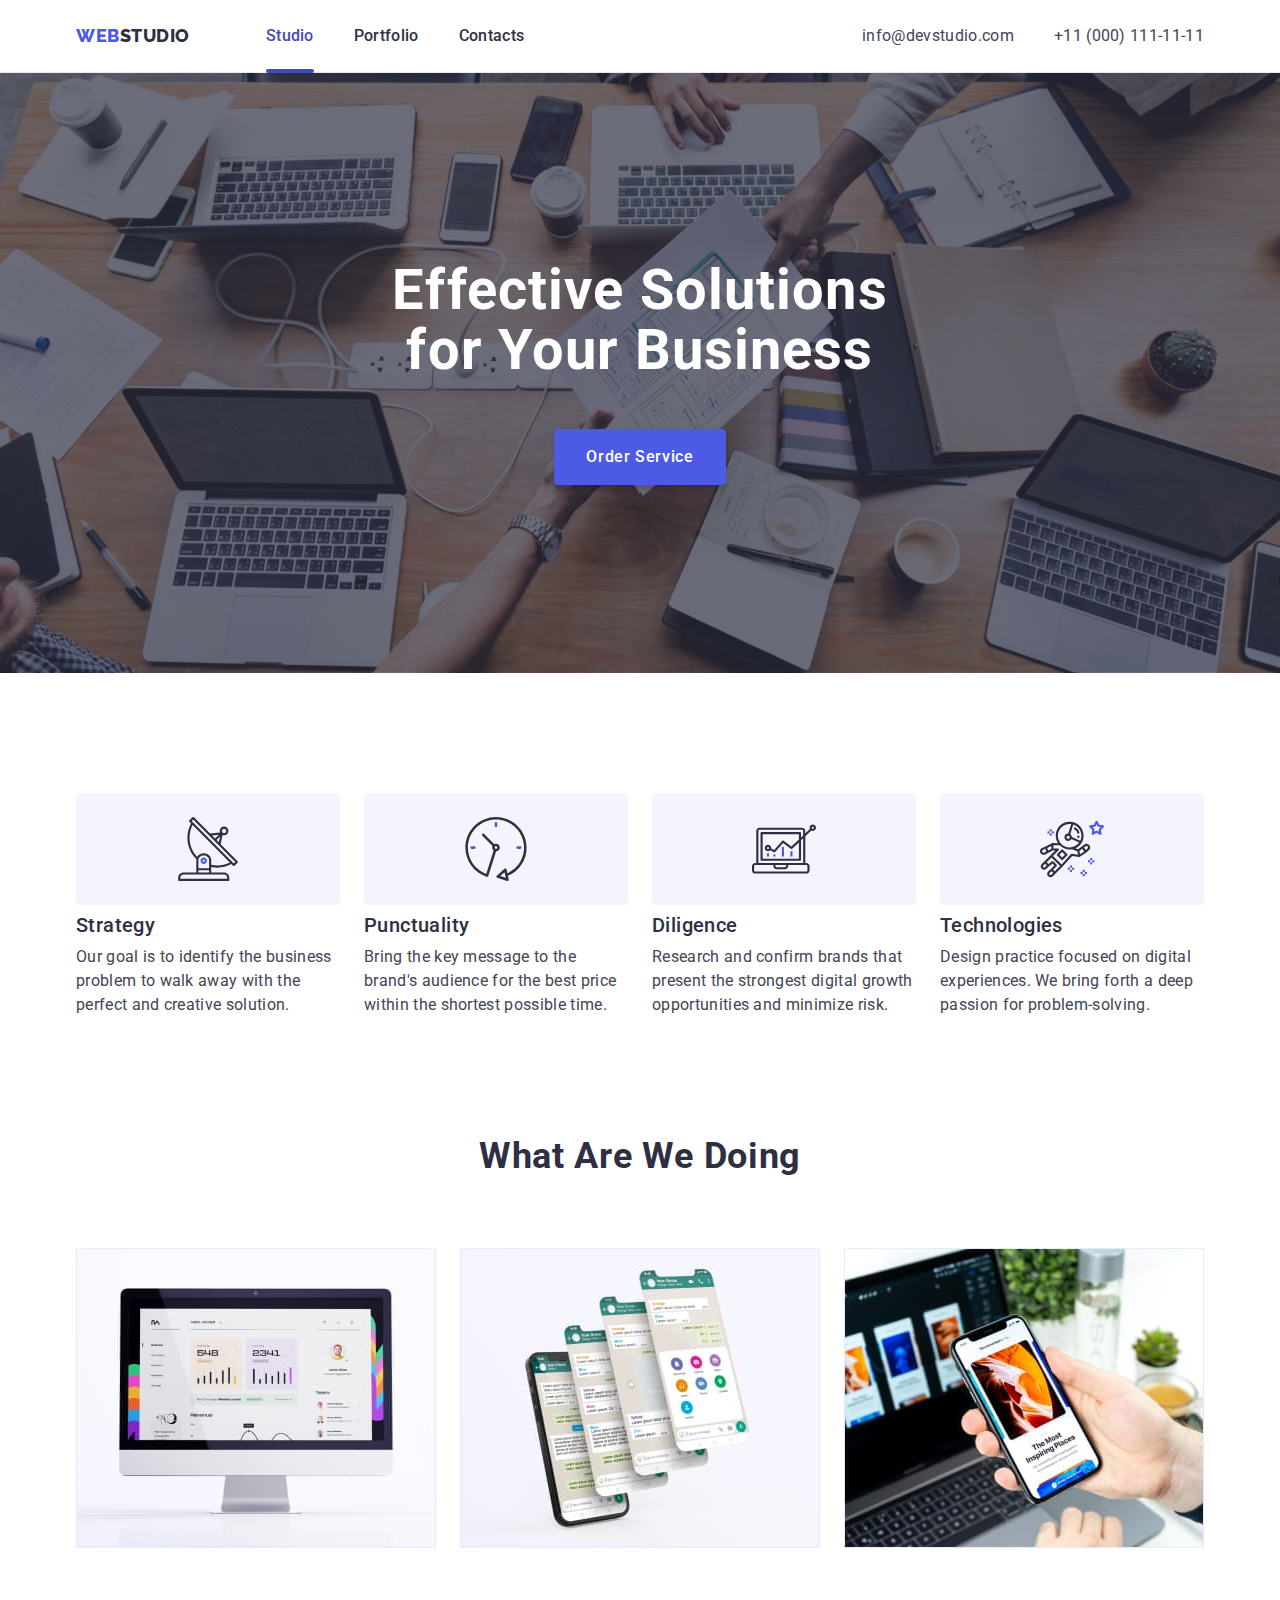
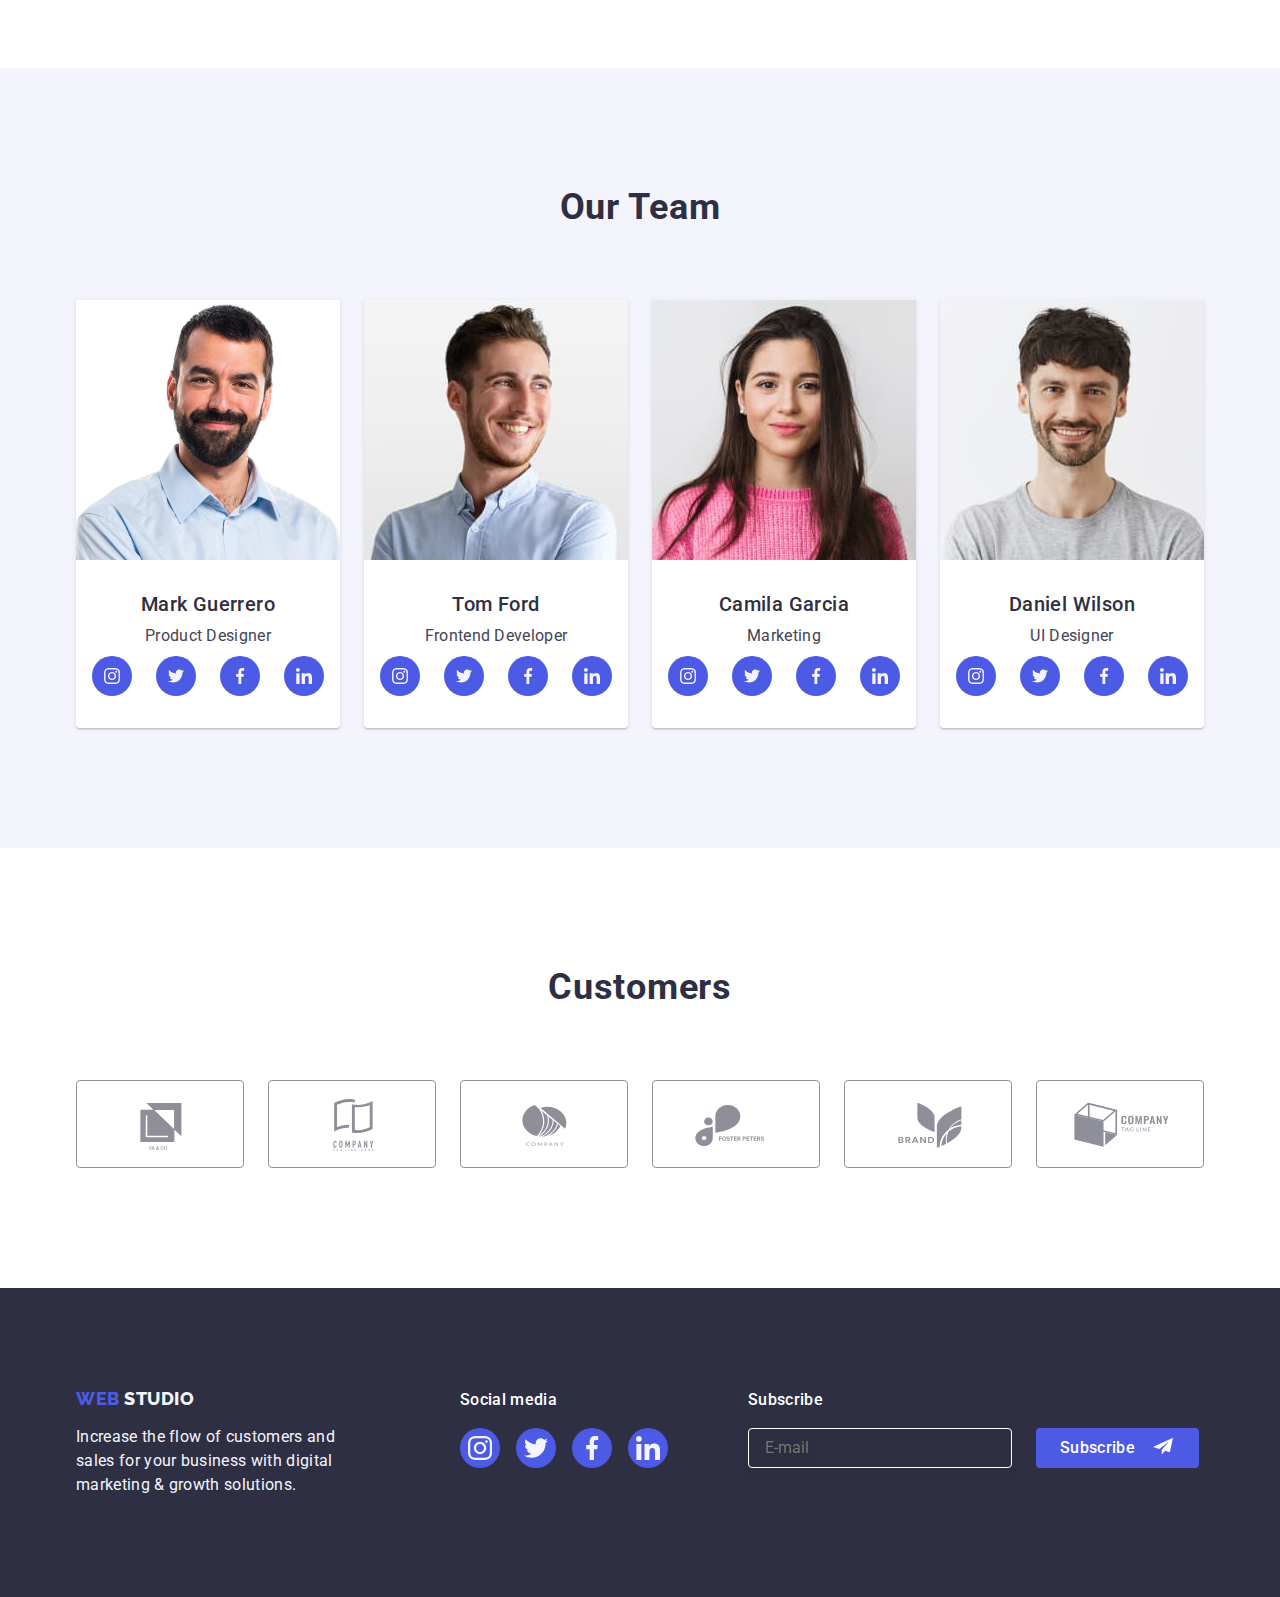
<file: index.html>
<!DOCTYPE html>
<html lang="en">
  <head lang="en">
    <meta charset="utf-8" />
    <title>WEBSTUDIO</title>
    <link rel="preconnect" href="https://fonts.googleapis.com" />
    <link rel="preconnect" href="https://fonts.gstatic.com" crossorigin />
    <link
      href="https://fonts.googleapis.com/css2?family=Raleway:wght@800&family=Roboto:wght@400;500;700;900&display=swap"
      rel="stylesheet"
    />
    <link
      rel="stylesheet"
      href="https://cdn.jsdelivr.net/npm/modern-normalize@1.1.0/modern-normalize.min.css"
    />
    <link rel="stylesheet" href="./css/styles.css" />
    <!-- modern-normalize -->
  </head>
  <body>
    <!-- header -->
    <header class="header">
      <div class="container header-container">
        <nav class="header-nav">
          <a class="logo link" href="./index.html"
            >Web<span class="logo-dark">Studio</span></a
          >
          <ul class="header-nav-list list">
            <li>
              <a class="nav-list-item current link" href="./index.html">Studio</a>
            </li>
            <li>
              <a class="nav-list-item link" href="./portfolio.html"
                >Portfolio</a
              >
            </li>
            <li><a class="nav-list-item link" href="">Contacts</a></li>
          </ul>
        </nav>
        <div class="address">
          <ul class="address list">
            <li>
              <a href="mailto:info@devstudio.com" class="address-contact link"
                >info@devstudio.com</a
              >
            </li>
            <li>
              <a href="tel:+110001111111" class="address-contact link"
                >+11 (000) 111-11-11</a
              >
            </li>
          </ul>
        </div>
      </div>
    </header>
    <main>
      <!-- Hero -->
      <section class="hero">
        <div class="container">
          <h1 class="header-one">Effective Solutions for Your Business</h1>
          <button type="button" class="button-order" data-modal-open>Order Service</button>
        </div>       
      </section>
       <!-- Modal window -->
        <div class="backdrop is-hidden" data-modal>
          <div class="modal">
            <button class="modal-close-button" type="button" data-modal-close>
              <svg class="modal-icon" width="8" height="8">
                <use href="./images/icon.svg#icon-close-black-18dp-2-1"></use>
              </svg>
            </button>
            <strong class="modal-title">Leave your contacts and we will call you back</strong>
            <form>              
              <label class="modal-info" for="user-name">Name</label>
              <div class="modal-wrapper">
                <input type="text" name="user_name" class="modal-input" id="user-name" autofocus required pattern="[a-zA-Zа-яА-ЯіІїЇ]+" minlength="2"/><svg class="modal-img" width="18" height="18">
                  <use href="./images/icon.svg#icon-person-black-18dp-1"></use>
                </svg>
              </div>
              <label class="modal-info" for="user-phone">Phone</label>
              <div class="modal-wrapper">
                <input type="tel" name="user_phone" class="modal-input" id="user-phone" required pattern="^[0-9]{3}-[0-9]{3}-[0-9{2}-[0-9]{2}]+$" title="xxx-xxx-xx-xx"/><svg class="modal-img" width="18" height="24">
                  <use href="./images/icon.svg#icon-phone-black-18dp-1"></use>
                </svg>
              </div>
              <label class="modal-info" for="user-email">Email</label>
              <div class="modal-wrapper">
                <input type="email" name="user_email" class="modal-input" id="user-email"/><svg class="modal-img" width="18" height="24">
                  <use href="./images/icon.svg#icon-email-black-18dp-1"></use>
                </svg>
              </div>
              <label class="modal-info" for="user-message">Comment</label>
              <textarea name="user-message" placeholder="Text input" class="user-message"></textarea>
              <label class="modal-info">
                <span class="modal-wrapper-agreement">
                  <input class="modal-form-agreement-box" type="checkbox" name="user_agreement" value="agree" /><svg class="agree-vector" width="10" height="8"><use href="./images/icon.svg#icon-Vector"></use></svg>
                  <span class="modal-checkbox">I accept the terms and conditions of the <a href="" class="modal-link">Privacy Policy</a></span>                  
                </span>
              </label>
              <button type="submit" class="modal-button-send" name="Submit" value="">Send</button>
            </form>
          </div>
        </div>
      <!-- About -->
      <section class="section">
        <div class="container about-container">
          <h2 class="visually-hidden">Advantages</h2>
          <ul class="about-list list">
            <li class="about-item"><div class="about-icon"><svg height="64" width="64"><use href="./images/icon.svg#icon-antenna-1" ></use>
            </svg></div>
              <h3 class="header-three">Strategy</h3>
              <p class="body-text">
                Our goal is to identify the business problem to walk away with
                the perfect and creative solution.
              </p>
            </li>
            <li class="about-item"><div class="about-icon">
              <svg width="64" height="64"><use href="./images/icon.svg#icon-clock-1"></use></svg>
            </div>
              <h3 class="header-three">Punctuality</h3>
              <p class="body-text">
                Bring the key message to the brand's audience for the best price
                within the shortest possible time.
              </p>
            </li>
            <li class="about-item"><div class="about-icon">
              <svg width="64" height="64"><use href="./images/icon.svg#icon-diagram-1" ></use></svg>
            </div>
              <h3 class="header-three">Diligence</h3>
              <p class="body-text">
                Research and confirm brands that present the strongest digital
                growth opportunities and minimize risk.
              </p>
            </li>
            <li class="about-item"><div class="about-icon">
              <svg width="64" height="64" ><use href="./images/icon.svg#icon-astronaut-1" ></use></svg>
            </div>
              <h3 class="header-three">Technologies</h3>
              <p class="body-text">
                Design practice focused on digital experiences. We bring forth a
                deep passion for problem-solving.
              </p>
            </li>
          </ul>
        </div>
      </section>
      <!-- Works -->
      <section class="section-works">
        <div class="container">
          <h2 class="header-main-page">What are we doing</h2>
          <ul class="works-list-container list">
            <li class="works-item">
              <img
                src="./images/Rectangle71(1).jpg"
                alt="white monitor"
                width="360"
              />
            </li>
            <li class="works-item">
              <img
                src="./images/rectangle71(2).jpg"
                alt="mobiles"
                width="360"
              />
            </li>
            <li class="works-item">
              <img src="./images/Rectangle71(3).jpg" alt="mobile" width="360" />
            </li>
          </ul>
        </div>
      </section>
      <!-- our team -->
      <section class="our-team section">
        <div class="container">
          <h2 class="header-main-page">Our Team</h2>
          <ul class="team-list list">
            <li class="our-team-item">
              <img src="./images/img.jpg" alt="man" />
              <div class="team-wrapper">
                <h3 class="header-three">Mark Guerrero</h3>
                <p class="body-text">Product Designer</p>                     
                <ul class="team-sm-list list">
                  <li class="team-sm-item link">
                    <a href="https://instagram.com" target="_blank" rel="noopener noreferrer" class="team-sm-link">
                      <svg class="team-smm-icon" width="16" height="16">
                        <use href="./images/icon.svg#icon-instagram-2"></use>
                      </svg>
                    </a>
                  </li>
                  <li class="team-sm-item link">
                    <a href="" target="_blank" rel="noopenner no referer" class="team-sm-link">
                      <svg class="team-smm-icon" width="16" height="16">
                        <use href="./images/icon.svg#icon-twitter-1"></use>
                      </svg>
                    </a>
                  </li>
                  <li class="team-sm-item link">
                    <a href="" target="_blank" rel="no opener no referer" class="team-sm-link">
                      <svg class="team-smm-icon" width="16" height="16">
                        <use href="./images/icon.svg#icon-facebook-1"></use>
                      </svg>
                    </a>
                  </li>
                  <li class="team-sm-item link">
                    <a href="" target="_blank" rel="no opener no referer" class="team-sm-link">
                      <svg class="team-smm-icon" width="16" height="16">
                        <use href="./images/icon.svg#icon-linkedin-1"></use>
                      </svg>
                    </a>
                  </li>
                </ul>          
              </div> 
            <li class="our-team-item">
              <img src="./images/img2.jpg" alt="man" width="264" />
              <div class="team-wrapper">
                <h3 class="header-three">Tom Ford</h3>
                <p class="body-text">Frontend Developer</p>
                <ul class="team-sm-list list">
                  <li class="team-sm-item link">
                    <a href="" target="_blank" rel="no opener no referer" class="team-sm-link">
                      <svg class="team-smm-icon" width="16" height="16">
                        <use href="./images/icon.svg#icon-instagram-2"></use>
                      </svg>
                    </a>
                  </li>
                  <li class="team-sm-item link">
                    <a href="" target="_blank" rel="noopenner no referer" class="team-sm-link">
                      <svg class="team-smm-icon" width="16" height="16">
                        <use href="./images/icon.svg#icon-twitter-1"></use>
                      </svg>
                    </a>
                  </li>
                  <li class="team-sm-item link">
                    <a href="" target="_blank" rel="no opener no referer" class="team-sm-link">
                      <svg class="team-smm-icon" width="16" height="16">
                        <use href="./images/icon.svg#icon-facebook-1"></use>
                      </svg>
                    </a>
                  </li>
                  <li class="team-sm-item link">
                    <a href="" target="_blank" rel="no opener no referer" class="team-sm-link">
                      <svg class="team-smm-icon" width="16" height="16">
                        <use href="./images/icon.svg#icon-linkedin-1"></use>
                      </svg>
                    </a>
                  </li>
                </ul> 
              </div>
            </li>
            <li class="our-team-item">
              <img src="./images/img1.jpg" alt="whoman" width="264" />
              <div class="team-wrapper">
                <h3 class="header-three">Camila Garcia</h3>
                <p class="body-text">Marketing</p>
                <ul class="team-sm-list list">
                  <li class="team-sm-item link">
                    <a href="" target="_blank" rel="no opener no referer" class="team-sm-link">
                      <svg class="team-smm-icon" width="16" height="16">
                        <use href="./images/icon.svg#icon-instagram-2"></use>
                      </svg>
                    </a>
                  </li>
                  <li class="team-sm-item link">
                    <a href="" target="_blank" rel="noopenner no referer" class="team-sm-link">
                      <svg class="team-smm-icon" width="16" height="16">
                        <use href="./images/icon.svg#icon-twitter-1"></use>
                      </svg>
                    </a>
                  </li>
                  <li class="team-sm-item link">
                    <a href="" target="_blank" rel="no opener no referer" class="team-sm-link">
                      <svg class="team-smm-icon" width="16" height="16">
                        <use href="./images/icon.svg#icon-facebook-1"></use>
                      </svg>
                    </a>
                  </li>
                  <li class="team-sm-item link">
                    <a href="" target="_blank" rel="no opener no referer" class="team-sm-link">
                      <svg class="team-smm-icon" width="16" height="16">
                        <use href="./images/icon.svg#icon-linkedin-1"></use>
                      </svg>
                    </a>
                  </li>
                </ul> 
              </div>
            </li>
            <li class="our-team-item">
              <img src="./images/img(1).jpg" alt="man" width="264" />
              <div class="team-wrapper">
                <h3 class="header-three">Daniel Wilson</h3>
                <p class="body-text">UI Designer</p>
                <ul class="team-sm-list list">
                  <li class="team-sm-item link">
                    <a href="" target="_blank" rel="no opener no referer" class="team-sm-link">
                      <svg class="team-smm-icon" width="16" height="16">
                        <use href="./images/icon.svg#icon-instagram-2"></use>
                      </svg>
                    </a>
                  </li>
                  <li class="team-sm-item link">
                    <a href="" target="_blank" rel="noopenner no referer" class="team-sm-link">
                      <svg class="team-smm-icon" width="16" height="16">
                        <use href="./images/icon.svg#icon-twitter-1"></use>
                      </svg>
                    </a>
                  </li>
                  <li class="team-sm-item link">
                    <a href="" target="_blank" rel="no opener no referer" class="team-sm-link">
                      <svg class="team-smm-icon" width="16" height="16">
                        <use href="./images/icon.svg#icon-facebook-1"></use>
                      </svg>
                    </a>
                  </li>
                  <li class="team-sm-item link">
                    <a href="" target="_blank" rel="no opener no referer" class="team-sm-link">
                      <svg class="team-smm-icon" width="16" height="16">
                        <use href="./images/icon.svg#icon-linkedin-1"></use>
                      </svg>
                    </a>
                  </li>
                </ul> 
              </div>
            </li>
          </ul>
        </div>
      </section>
      <!-- Custumers -->
      <section class="section">
        <div class="container">
          <h2 class="header-main-page">Customers</h2>
            <ul class="customers-list list">
              <li class="customers-item">
                <a href="" class="customers-link"><svg class="customers-icon" width="104" height="56"><use href="./images/icon.svg#icon-Logo"></use></svg></a>
              </li>
              <li class="customers-item">
                <a href="" class="customers-link"><svg class="customers-icon" width="104" height="56"><use href="./images/icon.svg#icon-Logo-1"></use></svg></a>
              </li>
              <li class="customers-item">
                <a href="" class="customers-link"><svg class="customers-icon" width="104" height="56"><use href="./images/icon.svg#icon-Logo-2"></use></svg></a>
              </li>
              <li class="customers-item">
                <a href="" class="customers-link"><svg class="customers-icon" width="104" height="56"><use href="./images/icon.svg#icon-Logo-3"></use></svg></a>
              </li>
              <li class="customers-item">
                <a href="" class="customers-link"><svg class="customers-icon" width="104" height="56"><use href="./images/icon.svg#icon-Logo-4"></use></svg></a>
              </li>
              <li class="customers-item">
                <a href="" class="customers-link"><svg class="customers-icon" width="104" height="56"><use href="./images/icon.svg#icon-Logo-5"></use></svg></a>
              </li>
            </ul>          
        </div>
      </section>      
    </main> 
    <!-- footer -->
    <footer class="footer">      
        <div class="footer-content container">
          <div class="footer-left-side">
            <a class="logo link footer-logo" href="./index.html"
              >Web <span class="logo-light">Studio</span></a
            >
            <p class="footer-text">
              Increase the flow of customers and sales for your business with
              digital marketing & growth solutions.
            </p>
          </div>
          <div class="footer-right-side">
            <p class="footer-title-sm">Social media</p>
            <ul class="footer-sm-list list">
              <li class="team-sm-item link">
                <a href="" target="_blank" rel="no opener no referer" class="team-sm-link">
                  <svg class="team-smm-icon" width="24" height="24">
                    <use href="./images/icon.svg#icon-instagram-2"></use>
                  </svg>
                </a>
              </li>
              <li class="team-sm-item link">
                <a href="" target="_blank" rel="noopenner no referer" class="team-sm-link">
                  <svg class="team-smm-icon" width="24" height="24">
                    <use href="./images/icon.svg#icon-twitter-1"></use>
                  </svg>
                </a>
              </li>
              <li class="team-sm-item link">
                <a href="" target="_blank" rel="no opener no referer" class="team-sm-link">
                  <svg class="team-smm-icon" width="24" height="24">
                    <use href="./images/icon.svg#icon-facebook-1"></use>
                  </svg>
                </a>
              </li>
              <li class="team-sm-item link">
                <a href="" target="_blank" rel="no opener no referer" class="team-sm-link">
                  <svg class="team-smm-icon" width="24" height="24">
                    <use href="./images/icon.svg#icon-linkedin-1"></use>
                  </svg>
                </a>
              </li>
            </ul>
          </div>           
          <form name="Subscribe">          
            <p class="footer-title-sm">Subscribe</p>       
              <div class="subscribe-footer">
                <label class="visually-hidden" for="email">Email</label>
                <input type="email" name="email" class="subscribe-email" id="email" placeholder="E-mail" />
                <button type="submit" class="subscribe-btn">Subscribe<svg width="24" height="20">
                <use href="./images/icon.svg#icon-Telegram"></use></svg>
              </button>                     
           </div>
          </form> 
        </div>                  
    </footer>
    <script src="./js/modal.js"></script>
  </body>
</html>
</file>
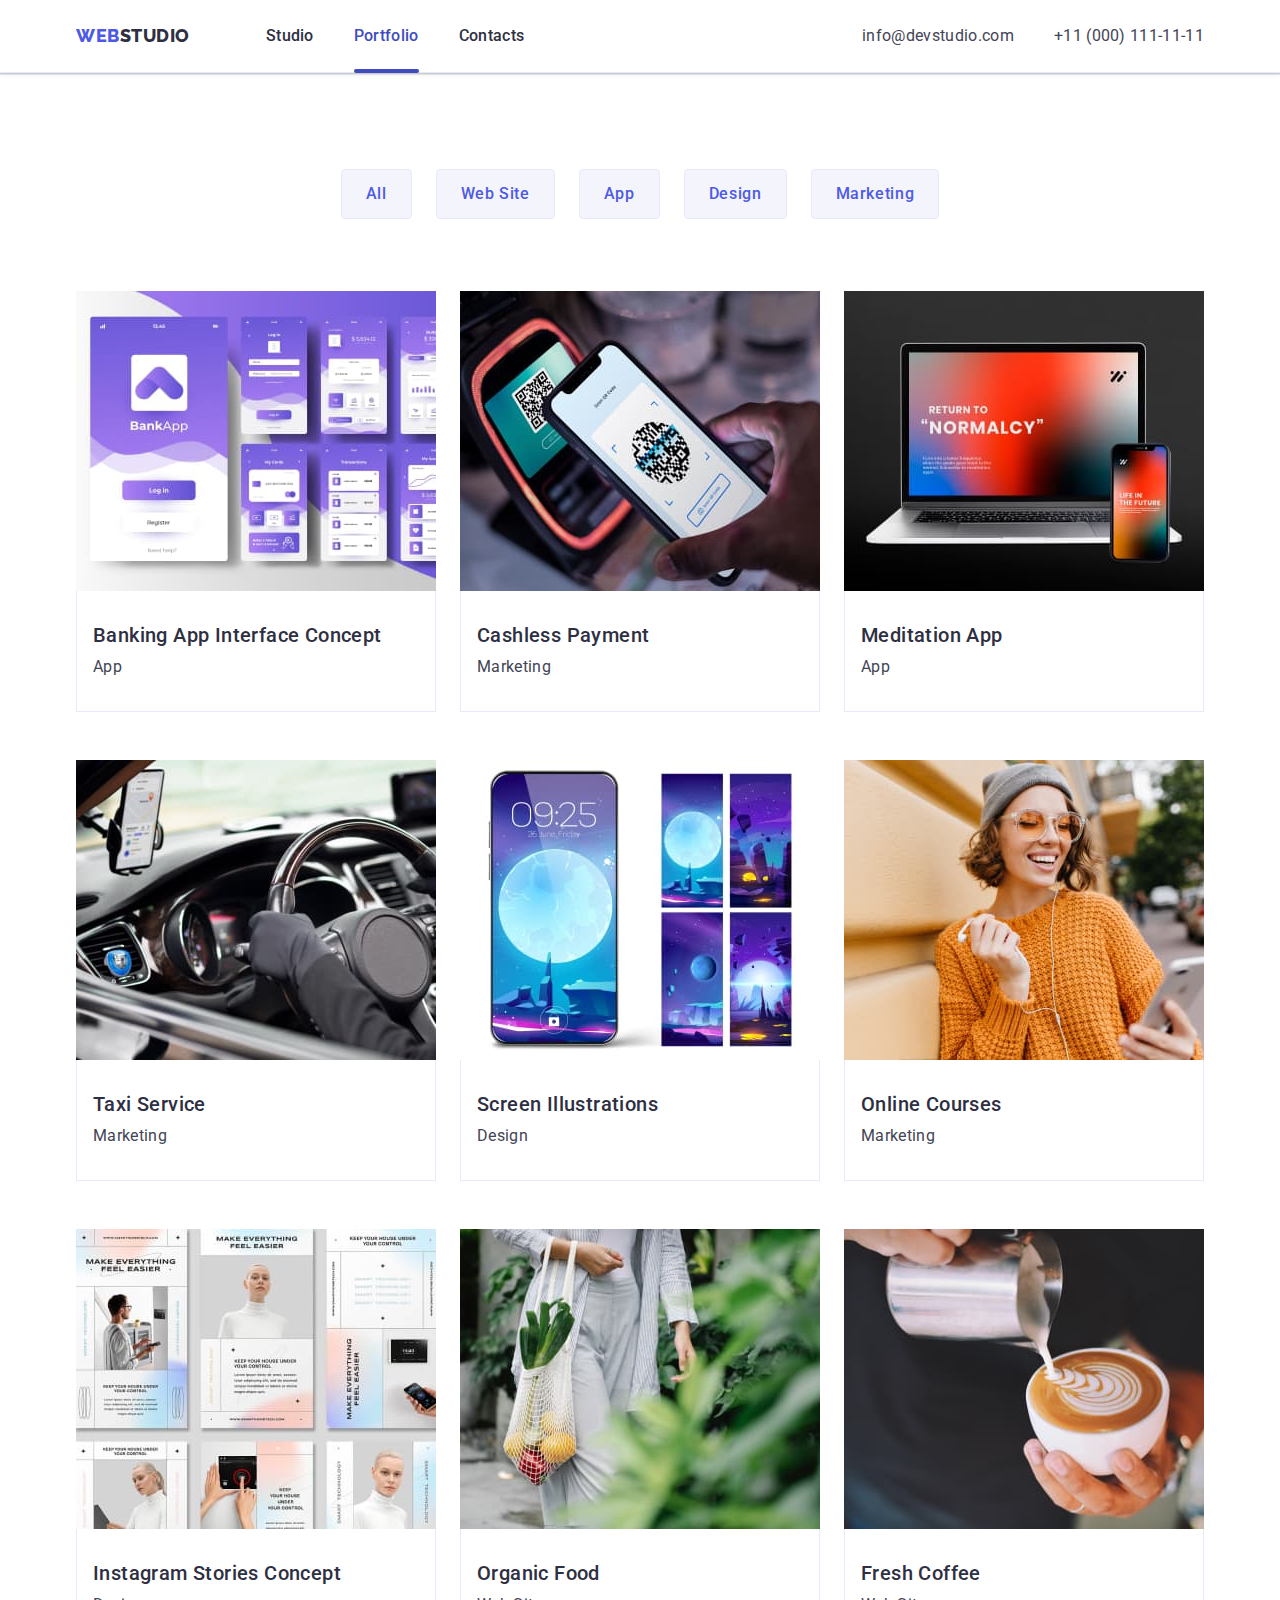
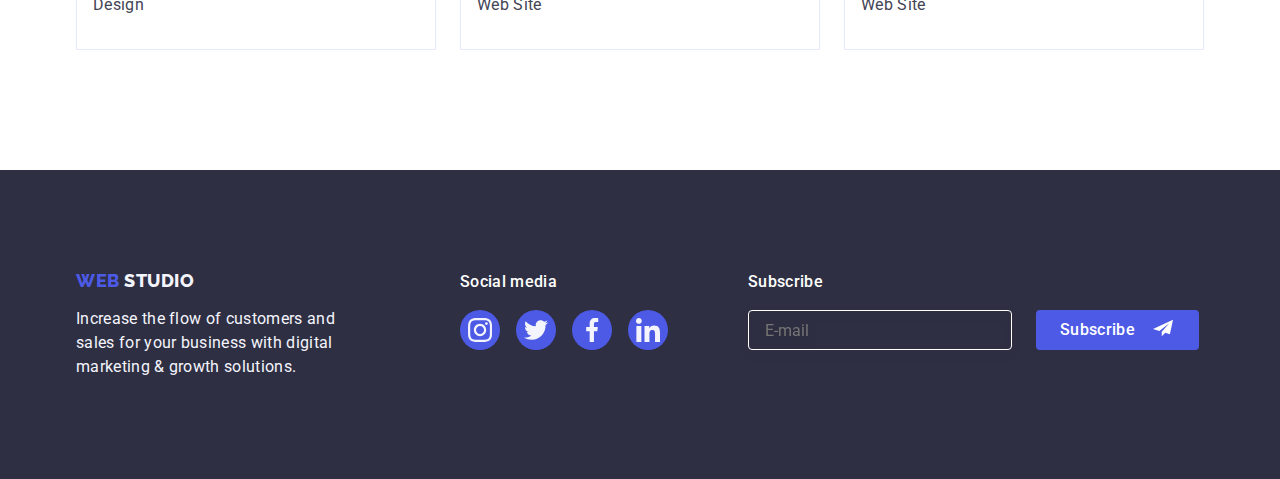
<file: portfolio.html>
<!DOCTYPE html>
<html lang="en">
  <head>
    <meta charset="UTF-8" />
    <meta http-equiv="X-UA-Compatible" content="IE=edge" />
    <meta name="viewport" content="width=device-width, initial-scale=1.0" />
    <title>Portfolio</title>
    <link rel="preconnect" href="https://fonts.googleapis.com" />
    <link rel="preconnect" href="https://fonts.gstatic.com" crossorigin />
    <link
      href="https://fonts.googleapis.com/css2?family=Raleway:wght@800&family=Roboto:wght@400;500;700;900&display=swap"
      rel="stylesheet"
    />
    <!-- modern-normalize -->
    <link
      rel="stylesheet"
      href="https://cdn.jsdelivr.net/npm/modern-normalize@1.1.0/modern-normalize.min.css"
    />
    <link rel="stylesheet" href="./css/styles.css" />
  </head>
  <body>
     <!-- header -->
     <header class="header">
      <div class="container header-container">
        <nav class="header-nav">
          <a class="logo link" href="./index.html"
            >Web<span class="logo-dark">Studio</span></a
          >
          <ul class="header-nav-list list">
            <li>
              <a class="nav-list-item link" href="./index.html">Studio</a>
            </li>
            <li>
              <a class="nav-list-item current link" href="./portfolio.html"
                >Portfolio</a
              >
            </li>
            <li><a class="nav-list-item link" href="">Contacts</a></li>
          </ul>
        </nav>
        <address class="address">
          <ul class="address list">
            <li>
              <a href="mailto:info@devstudio.com" class="address-contact link"
                >info@devstudio.com</a
              >
            </li>
            <li>
              <a href="tel:+110001111111" class="address-contact link"
                >+11 (000) 111-11-11</a
              >
            </li>
          </ul>
        </address>
      </div>
    </header>
    <main>
      <!-- buttons section -->
      <section class="gallery-section">
        <div class="container">
          <h1 class="visually-hidden">Filters</h1>
          <ul class="button-list list">
            <li><button type="button" class="button">All</button></li>
            <li><button type="button" class="button">Web Site</button></li>
            <li><button type="button" class="button">App</button></li>
            <li><button type="button" class="button">Design</button></li>
            <li><button type="button" class="button">Marketing</button></li>
          </ul>
          <!-- Row 1 -->
          <ul class="gallery-list list card-set">
            <li class="card-set-item">              
                <a href="" class="card-set-link">
                  <div class="card-box">
                    <img
                      src="./images/project-card-1.jpg"
                      alt="different interfaces"
                      width="360"
                      height="300"
                    /><p class="card-overlay">14 Stylish and User-Friendly App Design Concepts · Task Manager App · Calorie Tracker App · Exotic Fruit Ecommerce App · Cloud Storage App</p>
                  </div>
                  <div class="gallery-wrapp">
                    <h2 class="header-three">Banking App Interface Concept</h2>
                    <p class="body-text">App</p>
                  </div>
                </a>                          
            </li>
            <li class="card-set-item">
              <a href="" class="card-set-link">
                <div class="card-box">
                  <img
                    src="./images/project-card-2.jpg"
                    alt="phone uses qr code"
                    width="360"
                    height="300"
                  /><p class="card-overlay">14 Stylish and User-Friendly App Design Concepts · Task Manager App · Calorie Tracker App · Exotic Fruit Ecommerce App · Cloud Storage App</p>
                </div>
                <div class="gallery-wrapp">
                  <h2 class="header-three">Cashless Payment</h2>
                  <p class="body-text">Marketing</p>
                </div>
              </a>
            </li>
            <li class="card-set-item">
              <a href="" class="card-set-link">
                <div class="card-box">
                  <img
                    src="./images/project-card-3.jpg"
                    alt="laptop and mobile"
                    width="360"
                    height="300"
                  /><p class="card-overlay">14 Stylish and User-Friendly App Design Concepts · Task Manager App · Calorie Tracker App · Exotic Fruit Ecommerce App · Cloud Storage App</p>
                </div>
                <div class="gallery-wrapp">
                  <h2 class="header-three">Meditation App</h2>
                  <p class="body-text">App</p>
                </div>
              </a>
            </li>
            <li class="card-set-item">
              <a href="" class="card-set-link">
                <div class="card-box">
                  <img
                    src="./images/project-card-4.jpg"
                    alt="hand holds the steering wheel of the car"
                    width="360"
                    height="300"
                  /><p class="card-overlay">14 Stylish and User-Friendly App Design Concepts · Task Manager App · Calorie Tracker App · Exotic Fruit Ecommerce App · Cloud Storage App</p>
                </div>
                <div class="gallery-wrapp">
                  <h2 class="header-three">Taxi Service</h2>
                  <p class="body-text">Marketing</p>
                </div>
              </a>
            </li>
            <li class="card-set-item">
              <a href="" class="card-set-link">
                <div class="card-box">
                  <img
                    src="./images/project-card-5.jpg"
                    alt="mobile phone with screen Illustrations like on the Moon"
                    width="360"
                    height="300"
                  /><p class="card-overlay">14 Stylish and User-Friendly App Design Concepts · Task Manager App · Calorie Tracker App · Exotic Fruit Ecommerce App · Cloud Storage App</p>
                </div>
                <div class="gallery-wrapp">
                  <h2 class="header-three">Screen Illustrations</h2>
                  <p class="body-text">Design</p>
                </div>
              </a>
            </li>
            <li class="card-set-item">
              <a href="" class="card-set-link">
                <div class="card-box">
                  <img
                    src="./images/project-card-6.jpg"
                    alt="the girl enjoys her phone"
                    width="360"
                    height="300"
                  /><p class="card-overlay">14 Stylish and User-Friendly App Design Concepts · Task Manager App · Calorie Tracker App · Exotic Fruit Ecommerce App · Cloud Storage App</p>
                </div>
                <div class="gallery-wrapp">
                  <h2 class="header-three">Online Courses</h2>
                  <p class="body-text">Marketing</p>
                </div>
              </a>
            </li>
            <li class="card-set-item">
              <a href="" class="card-set-link">
                <div class="card-box">
                  <img
                    src="./images/project-card-7.jpg"
                    alt="different types of stories"
                    width="360"
                    height="300"
                  /><p class="card-overlay">14 Stylish and User-Friendly App Design Concepts · Task Manager App · Calorie Tracker App · Exotic Fruit Ecommerce App · Cloud Storage App</p>
                </div>
                <div class="gallery-wrapp">
                  <h2 class="header-three">Instagram Stories Concept</h2>
                  <p class="body-text">Design</p>
                </div></a
              >
            </li>
            <li class="card-set-item">
              <a href="" class="card-set-link">
                <div class="card-box">
                  <img
                    src="./images/project-card-8.jpg"
                    alt="whoman with the vegetables"
                    width="360"
                    height="300"
                  /><p class="card-overlay">14 Stylish and User-Friendly App Design Concepts · Task Manager App · Calorie Tracker App · Exotic Fruit Ecommerce App · Cloud Storage App</p>
                </div>
                <div class="gallery-wrapp">
                  <h2 class="header-three">Organic Food</h2>
                  <p class="body-text">Web Site</p>
                </div>
              </a>
            </li>
            <li class="card-set-item">
              <a href="" class="card-set-link">
                <div class="card-box">
                  <img
                    src="./images/project-card-9.jpg"
                    alt="someone makes cappucchino"
                    width="360"
                    height="300"
                  /><p class="card-overlay">14 Stylish and User-Friendly App Design Concepts · Task Manager App · Calorie Tracker App · Exotic Fruit Ecommerce App · Cloud Storage App</p>
                </div>
                <div class="gallery-wrapp">
                  <h2 class="header-three">Fresh Coffee</h2>
                  <p class="body-text">Web Site</p>
                </div>
              </a>
            </li>
          </ul>
        </div>
      </section>
    </main>
    <!-- footer -->
    <footer class="footer">      
      <div class="footer-content container">
        <div class="footer-left-side">
          <a class="logo link footer-logo" href="./index.html"
            >Web <span class="logo-light">Studio</span></a
          >
          <p class="footer-text">
            Increase the flow of customers and sales for your business with
            digital marketing & growth solutions.
          </p>
        </div>
        <div class="footer-right-side">
          <p class="footer-title-sm">Social media</p>
          <ul class="footer-sm-list list">
            <li class="team-sm-item link">
              <a href="" target="_blank" rel="no opener no referer" class="team-sm-link">
                <svg class="team-smm-icon" width="24" height="24">
                  <use href="./images/icon.svg#icon-instagram-2"></use>
                </svg>
              </a>
            </li>
            <li class="team-sm-item link">
              <a href="" target="_blank" rel="noopenner no referer" class="team-sm-link">
                <svg class="team-smm-icon" width="24" height="24">
                  <use href="./images/icon.svg#icon-twitter-1"></use>
                </svg>
              </a>
            </li>
            <li class="team-sm-item link">
              <a href="" target="_blank" rel="no opener no referer" class="team-sm-link">
                <svg class="team-smm-icon" width="24" height="24">
                  <use href="./images/icon.svg#icon-facebook-1"></use>
                </svg>
              </a>
            </li>
            <li class="team-sm-item link">
              <a href="" target="_blank" rel="no opener no referer" class="team-sm-link">
                <svg class="team-smm-icon" width="24" height="24">
                  <use href="./images/icon.svg#icon-linkedin-1"></use>
                </svg>
              </a>
            </li>
          </ul>
        </div>           
        <form name="Subscribe">          
          <p class="footer-title-sm">Subscribe</p>       
            <div class="subscribe-footer">
              <label class="visually-hidden" for="email">Email</label>
              <input type="email" name="email" class="subscribe-email" id="email" placeholder="E-mail" />
              <button type="submit" class="subscribe-btn">Subscribe<svg width="24" height="20">
              <use href="./images/icon.svg#icon-Telegram"></use></svg>
            </button>                     
         </div>
        </form> 
      </div>                  
  </footer>
  </body>
</html>
</file>
<file: css/styles.css>
body {
  font-family: "Roboto", sans-serif;
  color: var(--body-text-color);
  background-color: var(--white-background-color);
}
:root {
  --main-header-color: #2e2f42;
  --body-text-color: #434455;
  --primary-brand-color: #4d5ae5;
  --light: #f4f4fd;
  --pressed-state-color: #404bbf;
  --white-background-color: #ffffff;
  --button-border-color:#e7e9fc;
  --customers-icon-color: #8E8F99;
  /* Others */
  --transition-dur-and-func: 250ms cubic-bezier(0.4, 0, 0.2, 1);
} 
p,
h1,
h2,
h3,
h4,
h5,
h6 {
  margin: 0;
}
.link {
  text-decoration: none;  
}
 .container {
  width: 1158px;
  padding-left: 15px;
  padding-right: 15px;
  margin: 0 auto;}
  .section {
    padding-bottom: 120px;
    padding-top: 120px;
  }
/**
  |============================
  |HEADER
  |============================
  
*/
/*  Making header.page-header a Flex-container and aligning elements  */
.header-container {
  display: flex;
  align-items: center;
 }
.header-nav {
  display: flex;
  margin-right: auto;
  align-items: center; 
}
.header-nav-list {
  display: flex;
  align-items: center;
  gap: 40px;   
}
.header {
  border-bottom: 1px solid #e7e9fc;
  box-shadow: 0px 2px 1px rgba(46, 47, 66, 0.08), 0px 1px 1px rgba(46, 47, 66, 0.16), 0px 1px 6px rgba(46, 47, 66, 0.08);
}

/**
  |============================
  | logo
  |============================
*/
.logo {
  margin-right: 76px;
  padding-top: 24px;
  padding-bottom: 24px;
  font-family: "Raleway", sans-serif;
  font-weight: 800;
  font-size: 18px;
  line-height: 1.17;
  letter-spacing: 0.03em;
  text-transform: uppercase;
  /* IRIS */
  color: var(--primary-brand-color);
}
.logo-dark {
  /* NAVY BLUE */
  color: var(--main-header-color);
  padding-top: 24px;
  padding-bottom: 24px;
}
/**
  |============================
  | menu nav-list
  |============================
*/
.list {
  list-style: none;
  margin: 0;
  padding: 0;
}
.nav-list-item {
  font-weight: 500;
  font-size: 16px;
  line-height: 1.5;
  letter-spacing: 0.02em;
  color: var(--main-header-color);
  display: inline-block;
  padding-top: 24px;
  padding-bottom: 24px;
  position: relative; 
  transition: color var(--transition-dur-and-func);
}
.nav-list-item:nth-last-child {margin-right: 0px;}

.nav-list-item:hover,
.nav-list-item:focus,
.nav-list-item:active {
  color: var(--pressed-state-color);}
  


.nav-list-item::after {
  content: "";
  display: block;
  width: 100%;
  height: 4px;
  border-radius: 4px;
  position: absolute;  
  bottom:0;
  
  }
.nav-list-item.current::after {
  content: "";
  display: block;
  width: 100%;
  height: 4px;
  border-radius: 4px;
  position: absolute;  
  bottom: -1px;
  background-color: var(--pressed-state-color);
}
.current {
  color: var(--pressed-state-color);
}
  /**
    |============================
    | address-list
    |============================
  */

.address {
  display: flex;
  gap: 40px;
  font-style: normal;
  font-weight: 400;
  font-size: 16px;
  line-height: 1.5;
  letter-spacing: 0.02em;
  color: var(--body-text-color);
}
.address-contact {
  color: var(--body-text-color);
  padding-top: 24px;
  padding-bottom: 188px;
  transition: color var(--transition-dur-and-func);
}
.address-contact:active,
.address-contact:focus,
.address-contact:hover {
  color: var(--pressed-state-color);
}


/**
  |============================
  | 1  HERO FIRSR SECSION
  |============================
*/
.hero {
  background-color : var(--main-header-color);
  text-align: center;
  padding: 188px 0; 
  background-repeat: no-repeat;
  background-position: center;
  background-image: linear-gradient(rgba(46, 47, 66, 0.7), rgba(46, 47, 66, 0.7)), url(../images/people-office.jpg);  
  max-width: 1440px;
  background-size: cover; 
  margin-right: auto;
  margin-left: auto;
}
  .header-one {
  font-weight: 700;
  font-size: 56px;
  line-height: 1.07;
  letter-spacing: 0.02em;
  margin-bottom: 48px;
  max-width: 496px;
  margin: 0 auto 48px auto;
   

  /* WHITE */

  color: var(--white-background-color);
}
.button-order {
  font-family: inherit;
  font-weight: 500;
  font-size: 16px;
  line-height: 1.5;
  letter-spacing: 0.04em;
  cursor: pointer;
  padding: 16px 32px;
  min-width: 169px;
  min-height: 56px;
  display: block;
  height: 56px;
  border: none; 
  /* WHITE */
  color: var(--white-background-color);
  background-color: var(--primary-brand-color);
  box-shadow: 0px 4px 4px rgba(0, 0, 0, 0.15);
  border-radius: 4px;
  margin: 0 auto;
  transition: background-color var(--transition-dur-and-func);
}
.button-order:hover,
.button-order:focus,
.button-order:active {
  background-color: var(--pressed-state-color);
}
  

/**
  |============================
  |2 ABOUT   SECOND SECSION
  |============================
*/
.about-container {
  display: flex;
  align-items: center;    
}
.about-list {
  display: flex;
  gap: 24px;
  }
.about-item {
  width: calc((100%-3*24px)/4);
}
.header-three {
  font-weight: 500;
  font-size: 20px;
  line-height: 1.2;
  letter-spacing: 0.02em;
  margin-bottom: 8px;

  /* NAVY BLUE */

  color: var(--main-header-color);
}
.body-text {
  font-weight: 400;
  font-size: 16px;
  line-height: 1.5;
  letter-spacing: 0.02em;

  /* SLATE */

  color: var(--body-text-color);
}

/* icons */
.about-icon {
  display: flex;
  width: 264px;
  height: 112px;
  background-color: #f4f4fd;
  justify-content: center; 
  border-radius: 4px; 
  margin-bottom: 8px;
  align-items: center;
}

/**
  |============================
  | button
  |============================
*/
.button {
  font-family: inherit;
  font-weight: 500;
  font-size: 16px;
  line-height: 1.5;
  letter-spacing: 0.04em;
  cursor: pointer;
  color: var(--primary-brand-color);
  background: var(--light);
  /* IRIS */
  padding: 12px 24px;
  border: 1px solid var(--button-border-color);
  border-radius: 4px;
  transition: color var(--transition-dur-and-func), background-color var(--transition-dur-and-func), box-shadow var(--transition-dur-and-func);
}
.button:hover,
.button:focus,
.button:active {
  border: 1px solid transparent;
  color: var(--white-background-color);
  background-color: var(--pressed-state-color);
  box-shadow: 0px 3px 1px rgba(0, 0, 0, 0.1), 0px 2px 1px rgba(0, 0, 0, 0.08), 0px 2px 2px rgba(0, 0, 0, 0.12);
  border-radius: 4px;
}


.button-list {
  display: flex;
  gap: 24px;
  justify-content: center; 
  margin-bottom: 72px
}


/**
  |============================
  |3 works
  |============================
*/
.works-list-container {
  display: flex;
  gap: 24px;
}
.section-works {
  padding-bottom: 120px;
}
.header-main-page {
  font-weight: 700;
  font-size: 36px;
  line-height: 1.1;
  text-align: center;
  letter-spacing: 0.02em;
  text-transform: capitalize;
  margin-bottom: 72px;
  /* NAVY BLUE */
  color: var(--main-header-color);
}

/**
  |============================
  |4 our team
  |============================
*/
.our-team {
  background-color: var(--light);
}
.our-team-item {
  background-color: var(--white-background-color);
  width: calc((100% - 3 * var(--indent)) / 4);
  box-shadow: 0px 1px 6px rgba(46, 47, 66, 0.08), 0px 1px 1px rgba(46, 47, 66, 0.16), 0px 2px 1px rgba(46, 47, 66, 0.08);
  border-radius: 0px 0px 4px 4px;
  transition: color 250ms cubic-bezier(0.4, 0, 0.2, 1);
}

.team-list {
  display: flex;
  flex-wrap: wrap;
  text-align: center;
  gap: 24px;
  
}
.team-wrapper {
  padding: 32px 0;
  border-radius: 0px 0px 4px 4px;
}
.header-two {
  font-weight: 700;
  font-size: 36px;
  line-height: 1.11;
  text-align: center;
  letter-spacing: 0.02em;
  text-transform: capitalize;
  color: var(--main-header-color);
}

.team-sm-list {
  /* width: 232px; */
  height: 40px;
  margin-top: 8px; 
  display: flex;  
  gap: 24px;
  margin-left: auto;
  margin-right: auto;
  justify-content: center;
}
.team-smm-icon {
  fill: var(--light);
}
.team-sm-link { 
  width: 40px;
  height: 40px;
  display: flex;
  align-items: center;
  justify-content: center;
  background-color: var(--primary-brand-color);
  border-radius: 50%;
  transition: background-color var(--transition-dur-and-func);
}
.team-sm-link:hover,
.team-sm-link:focus {
  background-color: #404bbf;
}

/**
  |============================
  | 5 Customers
  |============================
*/
.customers-list {
  display: flex;
  align-items: center;
  gap: 24px;
 }

.customers-list {  
  display: flex;
  gap: 24;
  }
.customers-item {
width: 168px;
height: 88px; 
}
.customers-link {
display: flex;
align-items: center;
justify-content: center;
width: 100%;
height: 100%;
border: 1px solid var(--customers-icon-color);
border-radius: 4px;
color: var(--customers-icon-color);

transition: color var(--transition-dur-and-func), border var(--transition-dur-and-func);
}

.customers-link:hover,
.customers-link:focus {
  border: 1px solid var(--pressed-state-color);
  color: var(--pressed-state-color);
}

.customers-icon { 
fill: currentColor;
transition: var(--transition-dur-and-func);
}

.customers-icon:hover,
.customers-icon:focus {
  fill: var(--pressed-state-color);
}

.list-of-sm {
  display: flex;
}
/**
  |============================
  | FOOTER
  |============================
*/

.footer {
  background-color: var(--main-header-color);
  padding: 100px 0;
}
.logo-light {
  color: var(--light);
}
.footer-text {
  font-weight: 400;
  font-size: 16px;
  line-height: 1.5;
  letter-spacing: 0.02em;
  color: var(--light);
}
.footer--content {
   padding: 100px 0;  
}
.footer-logo {
  display: inline-block;
  margin-bottom: 16px;
  padding: 0;
}
.footer-text {
  max-width: 264px;
}
.footer.footer-content.logo {
  padding-top: 0;
  padding-bottom: 0;
  
}
.footer-content {
  display: flex;
  /* gap: 120px; */
  align-items: baseline;

}
.footer-title-sm {
font-weight: 500;
font-size: 16px;
line-height: 1.5;
letter-spacing: 0.02em;
color: var(--white-background-color);
margin-bottom: 16px;
}
.footer-left-side {
margin-right: 120px;
}
.footer-right-side {
display: inline-block;
flex-wrap: wrap;
margin-right: 80px;
transition: background-color var(--transition-dur-and-func);
}
.footer-sm-list {
  height: 40px;  
  display: flex;
  gap: 16px;
  margin-left: auto;
  margin-right: auto;
}
.footer-right-side a:hover,
.footer-right-side a:focus {
  background-color: #31D0AA;
}

.subscribe-footer {
  position: absolute;
  display: flex;
  gap: 24px;
  align-items: center;
  justify-content: center;
  }
.subscribe-email {
top: 0;
left: 0;
width: 264px;
height: 40px;
padding-top: 8px;
padding-left: 16px;
padding-bottom: 8px;
border: 1px solid #FFFFFF;
filter: drop-shadow(0px 4px 4px rgba(0, 0, 0, 0.15));
border-radius: 4px;
background-color: transparent;
transition: border-color var(--transition-dur-and-func);
color:  var(--white-background-color);
}
.subscribe-email:focus {
  border: 1px solid var(--primary-brand-color);
}
.subscribe-btn {
font-weight: 500;
font-size: 16px;
line-height: 1.5;
letter-spacing: 0.02em;
display: flex;
gap: 16px;
padding: 8px 24px;
color: var(--white-background-color);
background-color: var(--primary-brand-color);
border: none;
border-radius: 4px;
transition: background-color var(--transition-dur-and-func);
}
.subscribe-btn:hover,
.subscribe-btn:focus {
background-color: var(--pressed-state-color);
}

                                                                                                                            */
/**
  |============================
  | reset start
  |============================
*/
p,
h1,
h2,
h3,
h4,
h5,
h6 {
  margin: 0;
}

a {
  text-decoration: none;
  color: currentColor;
}
ul {
  margin: 0;
  padding: 0;
}

img {
  display: block;
}
button {
  cursor: pointer;
 } 

 /**
    |============================
    | Portfolio Card set
    |============================
  */
  .card-set {
    display: flex;
    flex-wrap: wrap;
    gap: var(--indent);
  }
  .card-set-item {
    width: calc((100% - 48px) / 3);        
  }
 
  .gallery-list {
   --items: 3; 
   row-gap: 48px;
   column-gap: 24px;  
  }

  .gallery-section {
    padding-top: 96px; 
    padding-bottom: 120px;
  }

  .gallery-wrapp {
    padding: 32px 16px;
    border: 1px solid var(--button-border-color);
    border-top: none; 
  }

  .card-set-link {
    display:block;
    position: relative;    
    overflow: hidden; 
    transition: box-shadow var(--transition-dur-and-func);
  }
    
  .card-set-link:hover,
  .card-set-link:focus {
  box-shadow: 0px 1px 6px rgba(46, 47, 66, 0.08), 0px 1px 1px rgba(46, 47, 66, 0.16), 0px 2px 1px rgba(46, 47, 66, 0.08);
}
/* card overlay */
.card-box {
  position: relative;
  overflow: hidden;
}
  .card-overlay {
    position: absolute;
    width: 100%;
    height: 100%;
    background-color: var(--primary-brand-color);
    bottom: 0;
    left: 0;
    padding: 40px 32px;
    transform: translateY(100%);
    transition: 250ms cubic-bezier(0.4, 0, 0.2, 1);
    cursor: pointer; 
    font-size: 16px;
    line-height: 1.5;
    letter-spacing: 0.02em;
    color: var(--light);  
  }
  .card-set-link:hover .card-overlay,
  .card-set-link:focus .card-overlay {
  transform: translateY(0);
  }
.visually-hidden {
  position: absolute;
  width: 1px;
  height: 1px;
  margin: -1px;
  border: 0;
  padding: 0;
  white-space: nowrap;
  clip-path: inset(100%);
  clip: rect(0 0 0 0);
  overflow: hidden;
}

      /**
    |============================
    | outline: 2px solid orange;
    |============================
  */
  /**
    |============================
    | Modal window
    |============================
  */
  .backdrop {
    
    position: fixed;
    top: 0;
    left: 0;
    right: 0;
    bottom: 0;
    background-color: rgba(46, 47, 66, 0.4);
    transition: opacity 300ms, visibility 300ms;
  }
  .modal {
    position: absolute;   
    min-height: 576px;
    width: 408px;    
    top: 50%;
    left: 50%;
    background-color: rgba(252, 252, 252, 1);
    box-shadow: 0px 1px 1px rgba(0, 0, 0, 0.14), 0px 1px 3px rgba(0, 0, 0, 0.12), 0px 2px 1px rgba(0, 0, 0, 0.2);
    border-radius: 4px; 
    padding: 72px 24px 24px 24px;  
    resize: none; 
    transform: translate(-50%, -50%);
    }
   .is-hidden {
    opacity: 0;
    visibility: hidden;
    pointer-events: none;
  }
  .backdrop.is-hidden {
    transition: opacity 300ms, visibility 300ms; 
  }

  .modal-close-button {   
    position: absolute; 
    top: 24px;
    right: 24px;
    display: flex;
    justify-content: center;
    align-items: center;
    margin-left: auto;
    width: 24px;
    height: 24px;
    cursor: pointer;
    background: #E7E9FC;
    border: 1px solid rgba(0, 0, 0, 0.1);
    border-radius: 50%;
    padding: 0;
    transition: background-color var(--transition-dur-and-func);
  }
  .modal-close-button:hover,
  .modal-close-button:focus {
    background-color: var(--pressed-state-color);
    
  }
  .modal-icon {
    transition: fill 250ms cubic-bezier(0.4, 0, 0.2, 1);
  }
  .modal-close-button:hover .modal-icon,
  .modal-close-button:focus .modal-icon {
    fill: var(--white-background-color);
  }
  .modal-title {
    display: block;
    margin-top: 0;
    margin-bottom: 16px;
    font-size: 16px;
    font-weight: 500;    
    text-align: center;
    letter-spacing: 0.02em;
    color: var(--main-header-color);
  }
    .modal-info {
    display: block;
    font-size: 12px;
    line-height: 1.17;  
    letter-spacing: 0.04em; 
    color: var(--customers-icon-color);
    width: 100%;
    /* height: 40px; */
    margin-bottom: 4px;
   }
  .modal-wrapper {
    position: relative;    
    margin-bottom: 8px;
    }
  .modal-wrapper-agreement {
    position: relative;
    display: flex;
    gap: 8px;    
    margin-bottom: 24px;
  }
  .modal-input {
    width: 100%;
    height: 40px;
    position: relative;
    border: 1px solid var(--main-header-color);
    border-radius: 4px;
    opacity: 0.4; 
    padding-left: 38px;
    transition: border-color var(--transition-dur-and-func);   
   }
  .modal-input:focus {
    outline: none;
    border-color: var(--primary-brand-color);
  }

  .modal-img {
    transition: fill 250ms cubic-bezier(0.4, 0, 0.2, 1);
  }
   
  .modal-input:focus + .modal-img {
    fill: var(--primary-brand-color);
  }
  .user-message {
    /* position: absolute;
    top: 216px; */
    width: 100%;
    min-height: 120px;
    padding: 8px 16px;    
    letter-spacing: 0.04em;
    border: 1px solid var(--main-header-color);
    opacity: 0.4; 
    border-radius: 4px;
    margin-bottom: 16px;
    font-family: 'Roboto';
    font-style: normal;
    font-weight: 400;
    font-size: 12px;
    line-height: 14px;
    resize: none;       
  }
  .user-message:focus {
    outline: none;
    border-color: var(--primary-brand-color);
  }
  .modal-img {
    position: absolute;
    top: 50%;
    left: 19px;        
    transform: translate(0,-50%);
  }
  .modal-checkbox {
    display: block;
    font-family: 'Roboto';
    font-style: normal;
    font-weight: 400;
    font-size: 12px;
    line-height: 1,17;
    letter-spacing: 0.04em;
    color: var(--customers-icon-color);
        
  }
  .modal-form-agreement-box {
    appearance: none;
    width: 16px;
    height: 16px;
    border: 1px solid rgba(46, 47, 66, 0.4);
    border-radius: 2px;
    cursor: pointer;    
    transition:  background-color var(--transition-dur-and-func);
    }
  .modal-form-agreement-box:checked {
    background-color: var(--pressed-state-color);    
  } 
   .agree-vector {
      position: absolute;
      top: 4px;
      left: 3px;
      opacity: 0;
      transition: var(--transition-dur-and-func);
    }
   
  .modal-form-agreement-box:checked + .agree-vector {
  opacity: 1;  
  }
   
  .modal-link {
    color: var(--primary-brand-color);
    text-decoration: underline;
  }
  .modal-button-send {     
      font-family: inherit;
      font-weight: 500;
      font-size: 16px;
      line-height: 1.5;
      letter-spacing: 0.04em;
      cursor: pointer;
      padding: 16px 32px;
      min-width: 169px;
      min-height: 56px;
      display: block;
      height: 56px;
      border: none; 
      /* WHITE */
      color: var(--white-background-color);
      background-color: var(--primary-brand-color);
      box-shadow: 0px 4px 4px rgba(0, 0, 0, 0.15);
      border-radius: 4px;
      margin: 0 auto;
      transition: background-color var(--transition-dur-and-func);
    }
    .modal-button-send:hover,
    .modal-button-send:focus,
    .modal-button-send:active {
      background-color: var(--pressed-state-color);
    }
</file>
